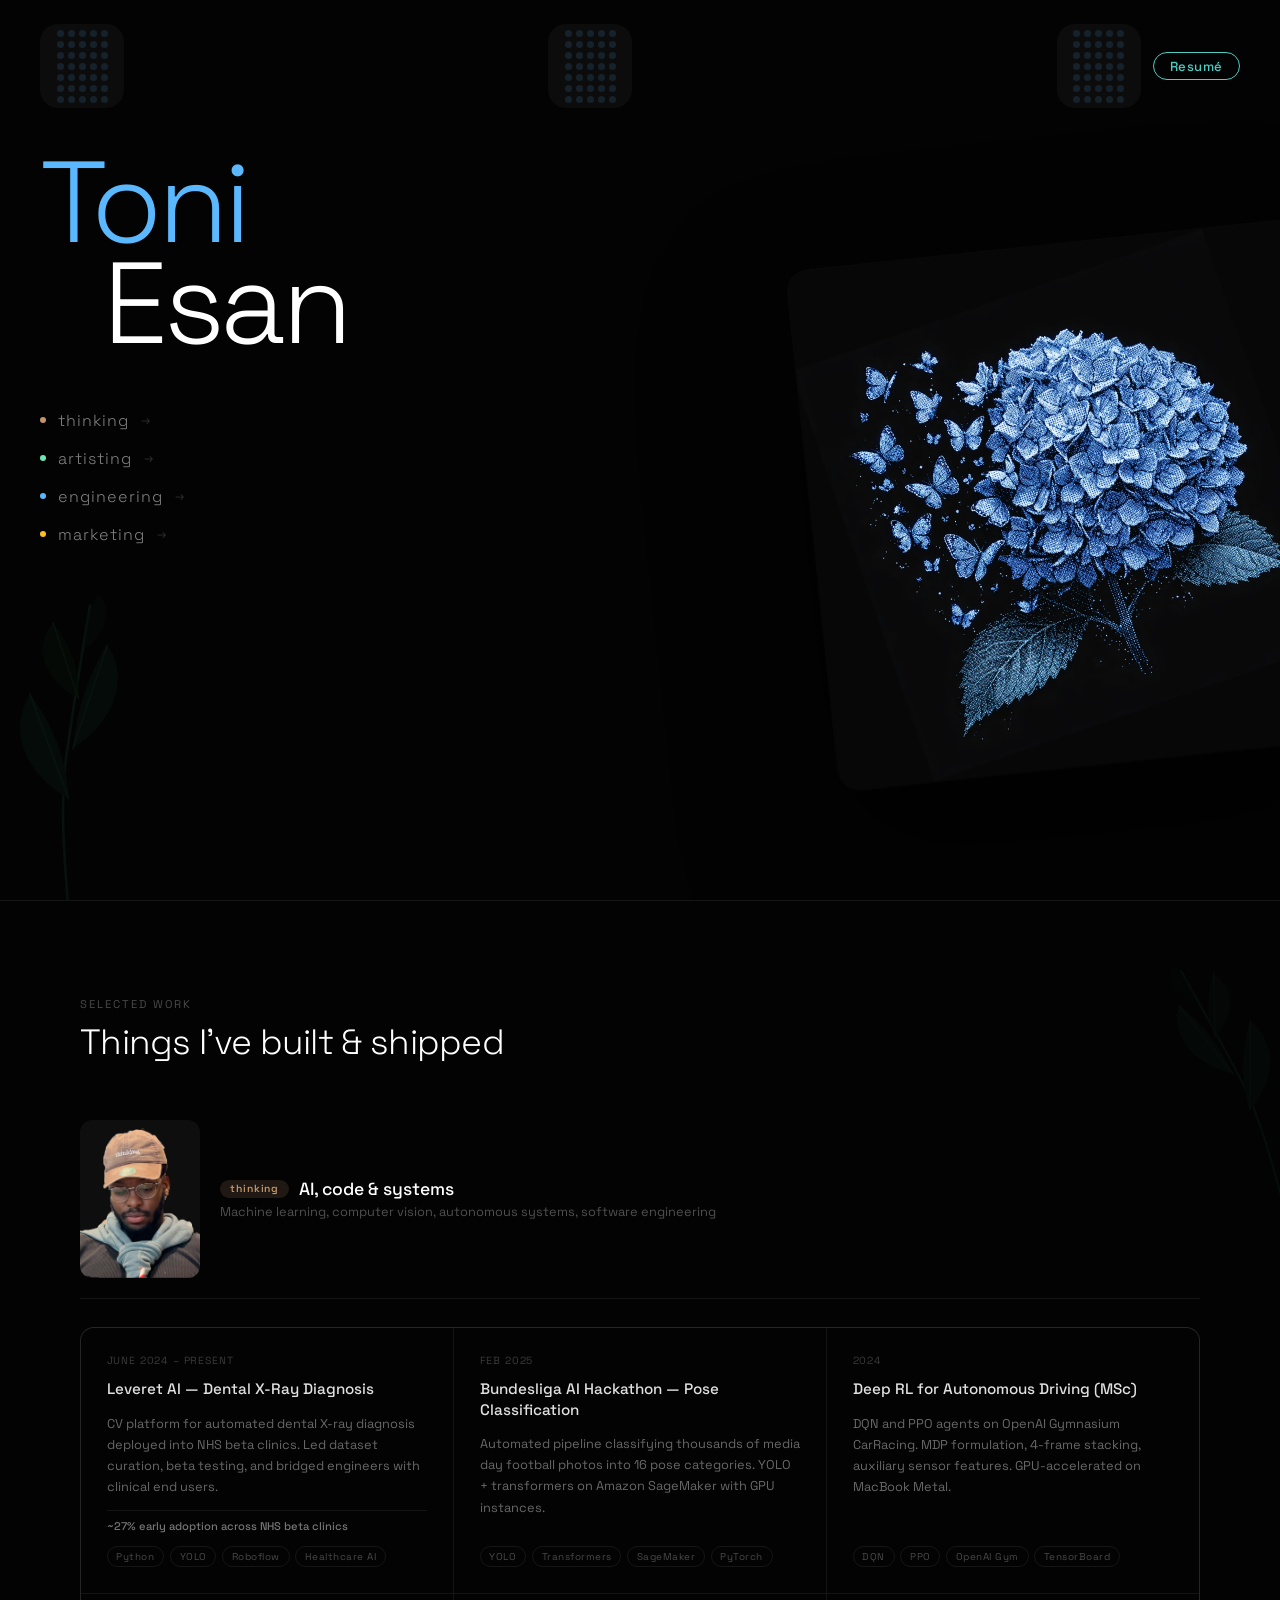
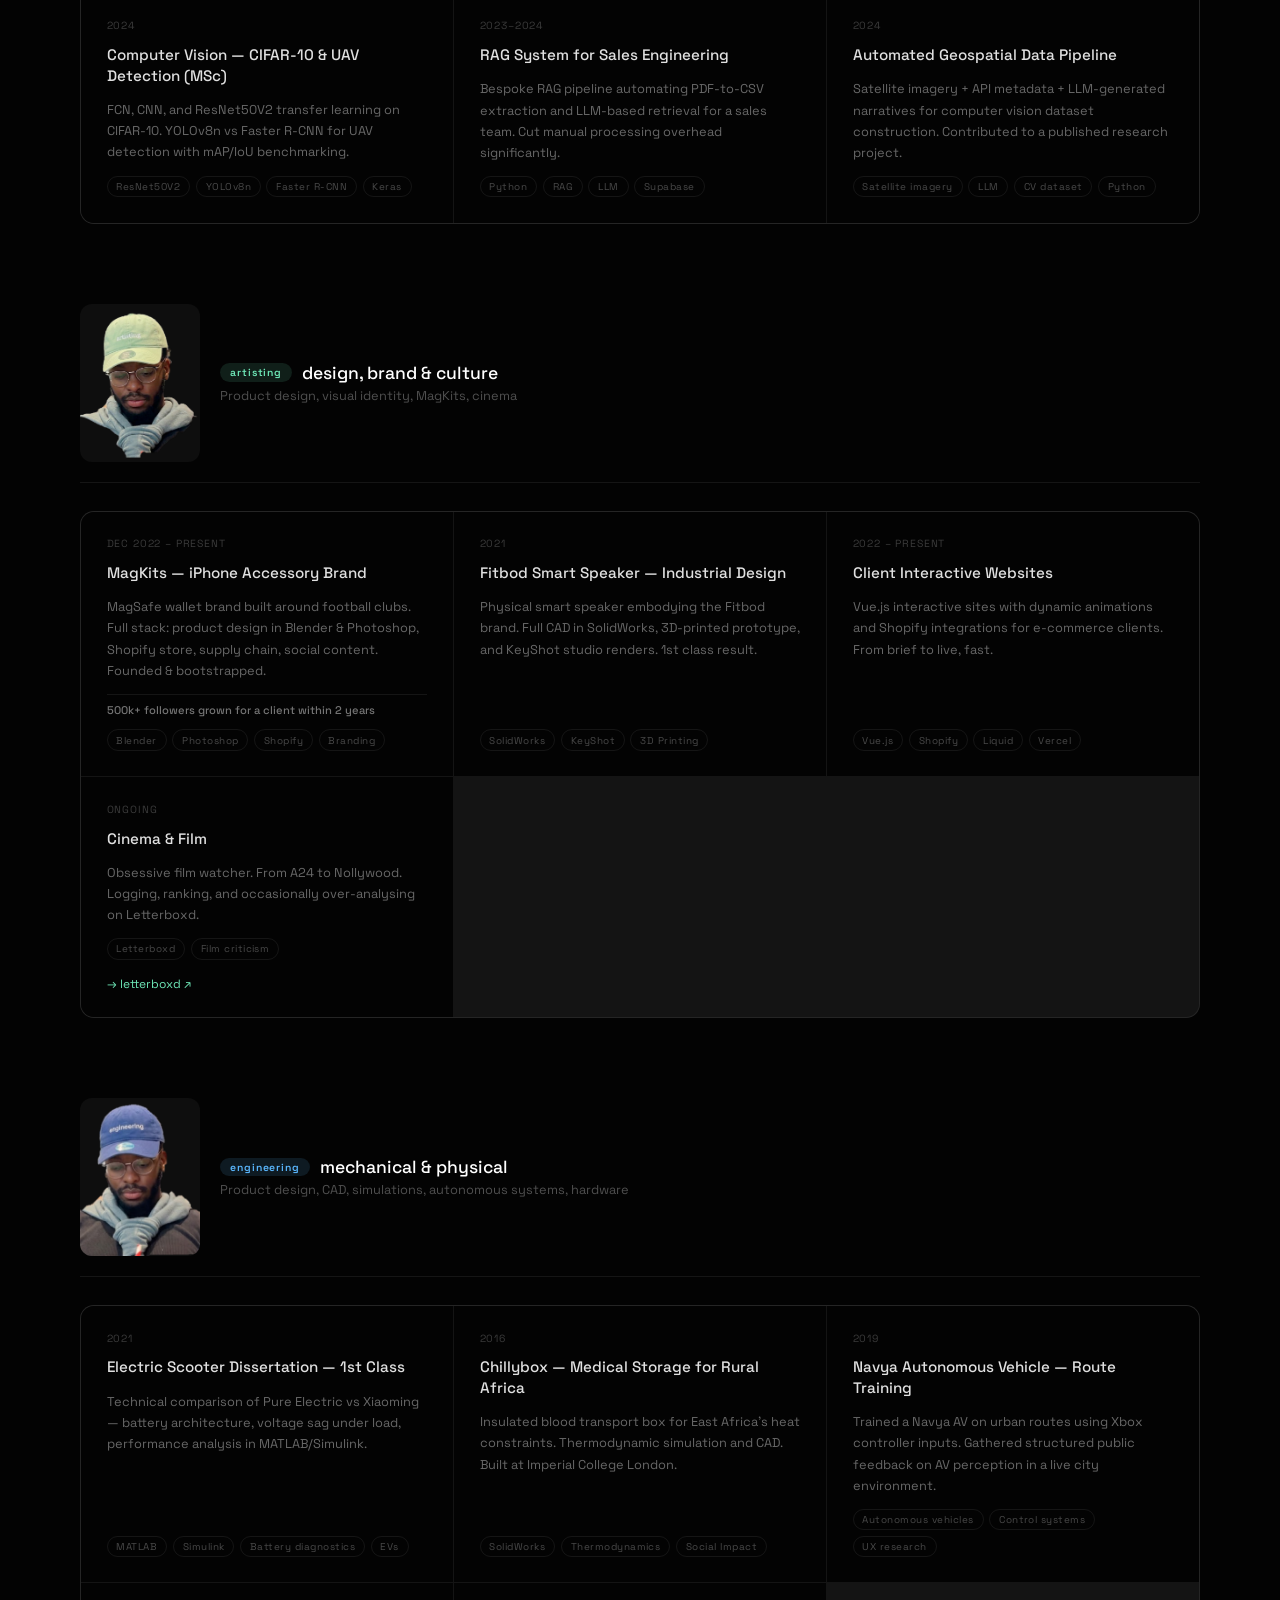
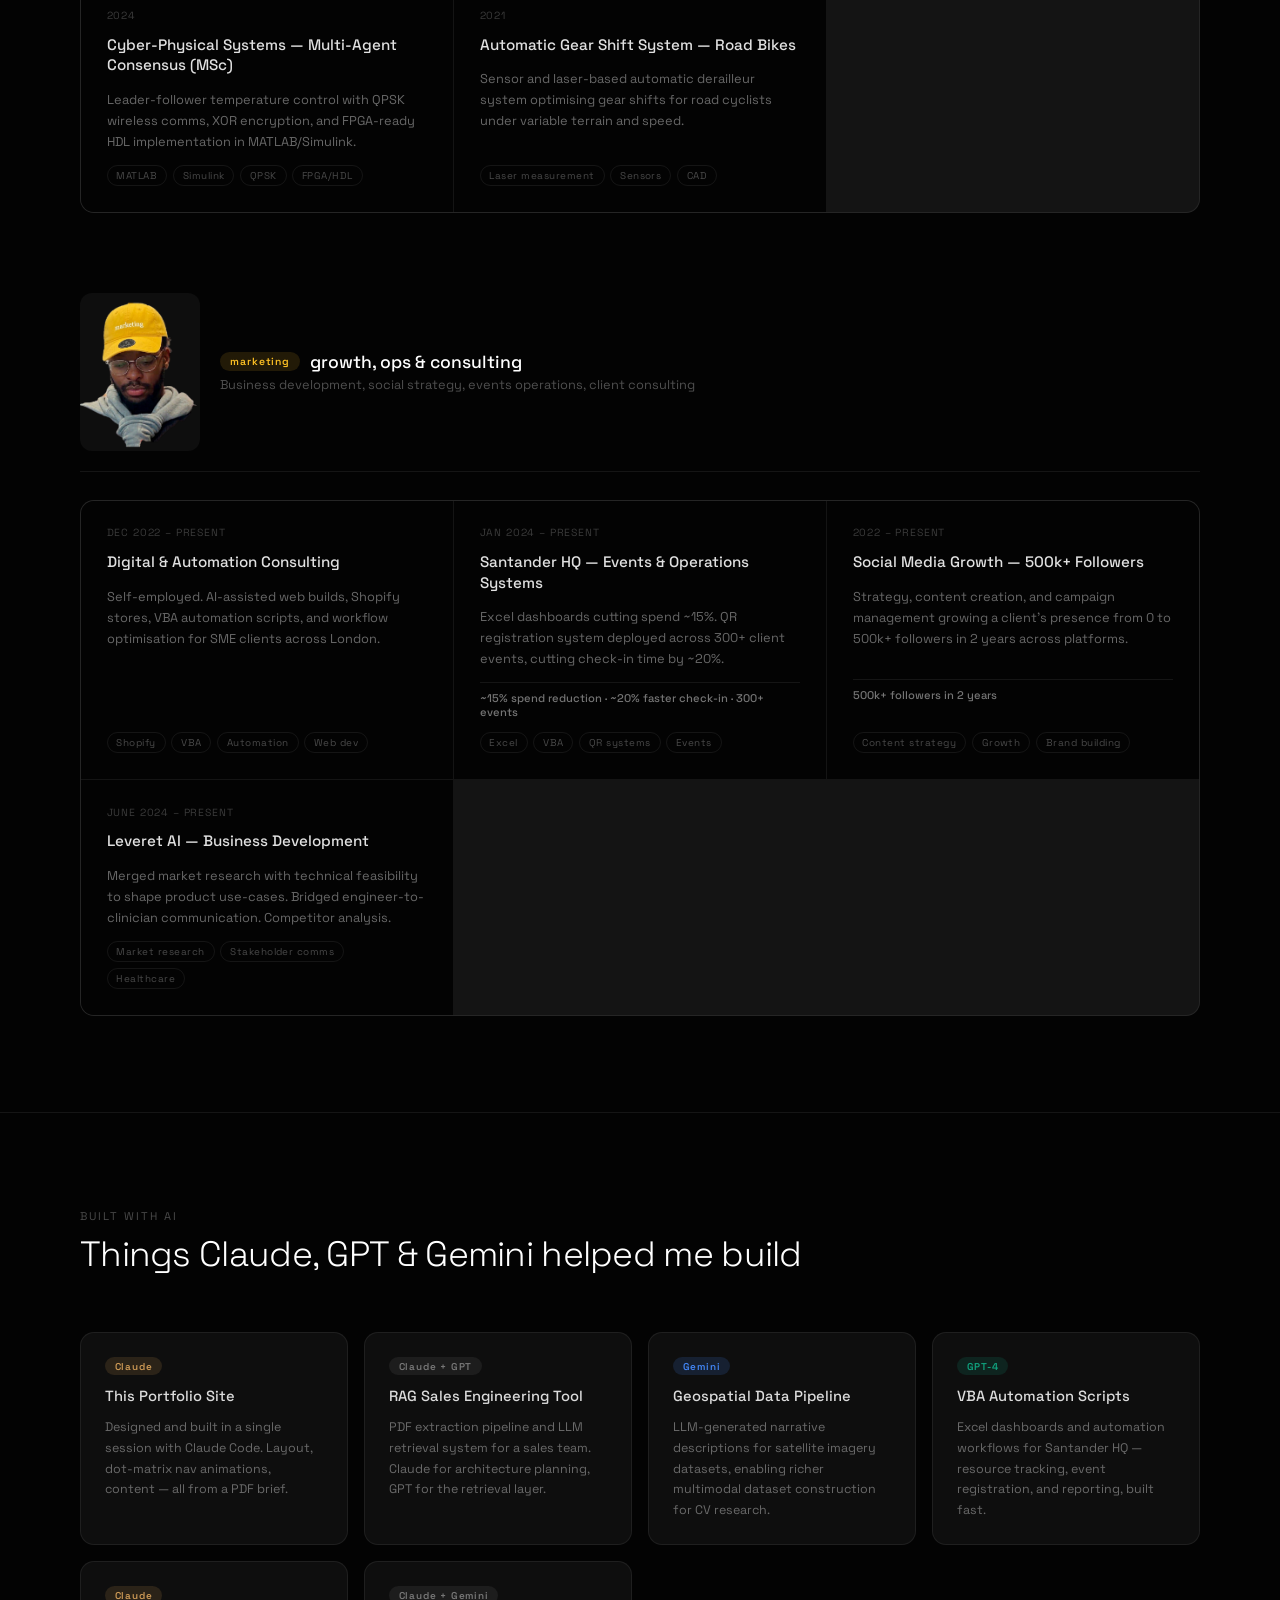
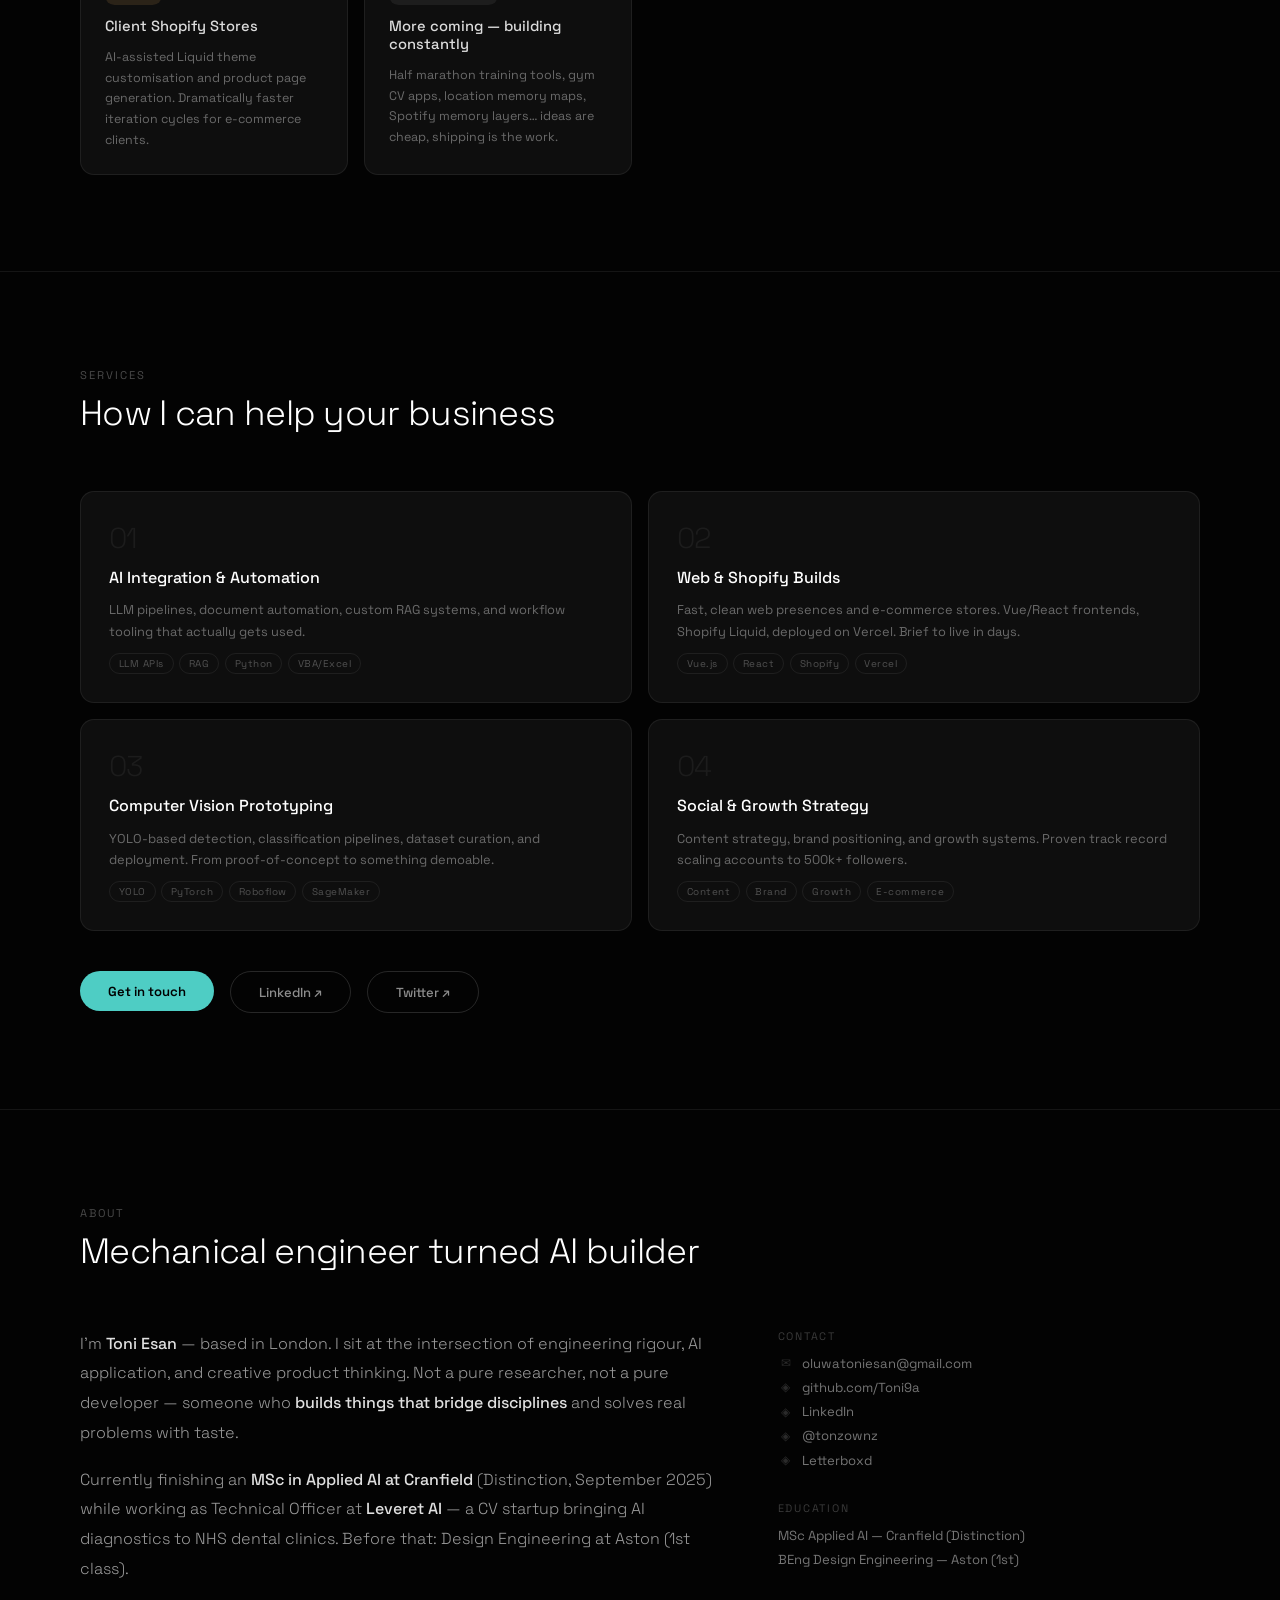
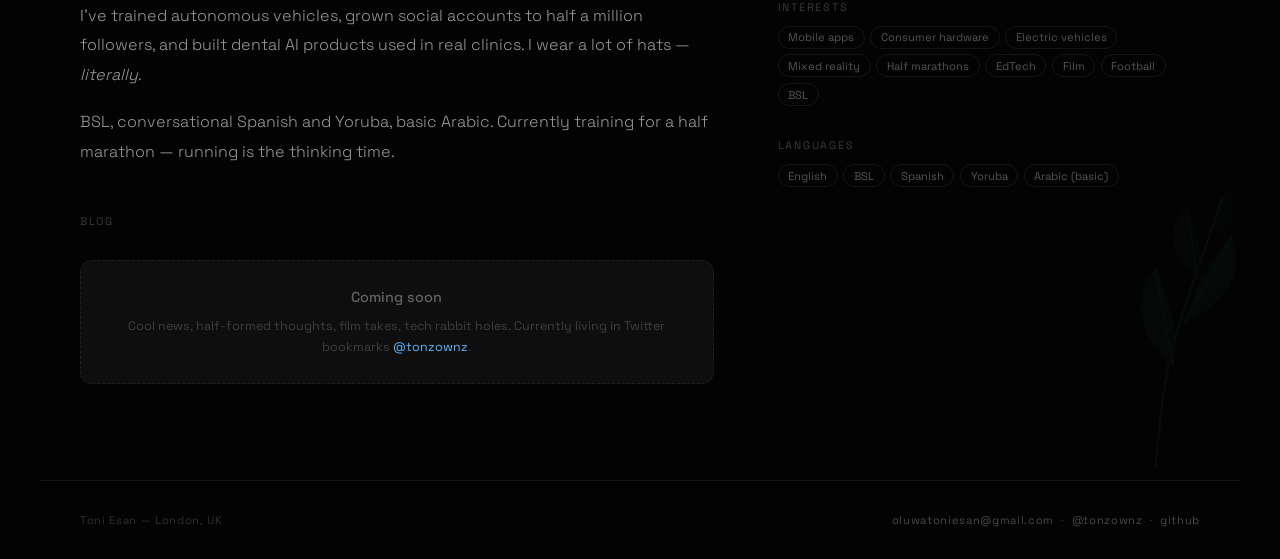
<file: index-new.html>
<!DOCTYPE html>
<html lang="en">
<head>
  <meta charset="UTF-8">
  <meta name="viewport" content="width=device-width, initial-scale=1.0">
  <title>Toni Esan</title>
  <link rel="preconnect" href="https://fonts.googleapis.com">
  <link rel="preconnect" href="https://fonts.gstatic.com" crossorigin>
  <link href="https://fonts.googleapis.com/css2?family=Space+Grotesk:wght@300;400;500;700&display=swap" rel="stylesheet">
  <style>
    *, *::before, *::after { box-sizing: border-box; margin: 0; padding: 0; }
    html { scroll-behavior: smooth; }
    body {
      background: #030303;
      color: #fff;
      font-family: 'Space Grotesk', sans-serif;
      overflow-x: hidden;
    }
    a { color: inherit; text-decoration: none; }

    :root {
      --cyan:        #5BB8FF;
      --purple:      #C084FC;
      --orange:      #FF6B2B;
      --amber:       #FBBF24;
      --hat-thinking:    #C4956A;
      --hat-artisting:   #6EE7B7;
      --hat-engineering: #5BB8FF;
      --hat-marketing:   #FBBF24;
      --dot:    #5BB8FF;
      --surf:   #0e0e0e;
      --border: rgba(255,255,255,0.07);
    }

    /* ══════════════════════════════════
       LEAF SVG DECORATIONS
    ══════════════════════════════════ */
    .leaf-deco {
      position: absolute;
      pointer-events: none;
      z-index: 0;
    }
    .leaf-hero-bl {
      bottom: -20px; left: -10px;
      width: 200px; opacity: 0.22;
    }
    .leaf-work-tr {
      top: 40px; right: -20px;
      width: 160px; opacity: 0.15;
      transform: scaleX(-1) rotate(20deg);
    }
    .leaf-about-br {
      bottom: 0; right: -10px;
      width: 180px; opacity: 0.15;
      transform: rotate(10deg);
    }

    /* ══════════════════════════════════
       NAV
    ══════════════════════════════════ */
    nav {
      position: fixed;
      top: 0; left: 0; right: 0;
      z-index: 200;
      padding: 1.5rem 2.5rem;
      display: flex;
      align-items: flex-start;
      justify-content: space-between;
    }
    .nav-group { display: flex; flex-direction: column; gap: 0.45rem; }
    .nav-group.row { flex-direction: row; align-items: center; gap: 0.75rem; }

    .nav-pill {
      display: inline-flex; align-items: center;
      height: 28px; padding: 0 1rem;
      border: 1.5px solid #4ECDC4; border-radius: 100px;
      font-family: 'Space Grotesk', sans-serif;
      font-size: 0.77rem; font-weight: 500; color: #4ECDC4;
      letter-spacing: 0.04em; cursor: pointer; background: transparent;
      transition: background 0.2s, color 0.2s;
    }
    .nav-pill:hover { background: rgba(78,205,196,0.12); }

    .dot-tile {
      width: 84px; height: 84px;
      background: #0c0c0c; border-radius: 18px;
      display: flex; align-items: center; justify-content: center;
      cursor: pointer; flex-shrink: 0; transition: background 0.2s;
    }
    .dot-tile:hover { background: #141414; }
    .dot-grid {
      display: grid;
      grid-template-columns: repeat(5, 7px);
      grid-template-rows: repeat(7, 7px);
      gap: 4px;
    }
    .dot {
      width: 7px; height: 7px; border-radius: 50%;
      background: var(--dot); opacity: 0.13;
      transition: opacity 0.18s ease;
    }
    .dot.lit { opacity: 0.92; }

    /* ══════════════════════════════════
       HERO
    ══════════════════════════════════ */
    #hero {
      min-height: 100vh;
      display: grid;
      grid-template-columns: 46% 54%;
      padding-top: 7.5rem;
      overflow: hidden;
      position: relative;
    }

    .hero-left {
      padding: 2rem 0 3rem 2.5rem;
      display: flex; flex-direction: column;
      position: relative; z-index: 1;
    }

    /* ── Name ── */
    .hero-name {
      display: flex;
      flex-direction: column;
      line-height: 0.88;
      letter-spacing: -0.04em;
      font-weight: 300;
      font-size: clamp(3.8rem, 9vw, 7.5rem);
      margin-bottom: 2.5rem;
      user-select: none;
    }
    .n-toni {
      color: var(--cyan);
      position: relative;
      display: inline-block;
    }
    .n-esan {
      color: #ffffff;
      padding-left: 0.55em;
    }
    /* sparkle accent near name */

    /* ── Hero Nav Links (replaces hat cards) ── */
    .hero-nav-links {
      display: flex;
      flex-direction: column;
      gap: 0.1rem;
      margin-top: 0.5rem;
    }
    .hero-nav-link {
      display: inline-flex; align-items: center; gap: 0.75rem;
      cursor: pointer; width: fit-content;
      padding: 0.45rem 0.6rem 0.45rem 0;
      transition: opacity 0.2s;
      border-bottom: 1px solid transparent;
    }
    .hero-nav-link:hover { opacity: 0.65; }
    .hnl-dot { width: 6px; height: 6px; border-radius: 50%; flex-shrink: 0; }
    .hnl-label { font-size: 1rem; font-weight: 300; letter-spacing: 0.06em; color: rgba(255,255,255,0.5); }
    .hnl-arrow { font-size: 0.72rem; color: rgba(255,255,255,0.18); transition: transform 0.2s; }
    .hero-nav-link:hover .hnl-arrow { transform: translateX(4px); }
    .hero-nav-link[data-hat="thinking"]    .hnl-dot { background: var(--hat-thinking); }
    .hero-nav-link[data-hat="artisting"]   .hnl-dot { background: var(--hat-artisting); }
    .hero-nav-link[data-hat="engineering"] .hnl-dot { background: var(--hat-engineering); }
    .hero-nav-link[data-hat="marketing"]   .hnl-dot { background: var(--hat-marketing); }

    /* ── Flower Card ── */
    .hero-right {
      display: flex; align-items: center;
      justify-content: flex-end; overflow: visible;
    }
    .flower-card {
      width: clamp(340px, 40vw, 520px);
      height: clamp(360px, 58vh, 575px);
      flex-shrink: 0; background: #070707;
      border-radius: 22px; overflow: hidden;
      transform: rotate(-6deg) translateX(44px);
      box-shadow: 0 60px 140px rgba(0,0,0,0.75), 0 0 0 1px rgba(255,255,255,0.03);
    }
    .flower-card img { width: 100%; height: 100%; object-fit: cover; display: block; }
    .flower-fallback {
      width: 100%; height: 100%; display: flex;
      align-items: center; justify-content: center;
      background: linear-gradient(155deg, #0b1220 0%, #04080f 100%);
      font-size: 0.72rem; color: rgba(255,255,255,0.08); letter-spacing: 0.14em;
    }

    /* ══════════════════════════════════
       SECTION COMMON
    ══════════════════════════════════ */
    .section {
      max-width: 1200px; margin: 0 auto;
      padding: 6rem 2.5rem;
      position: relative;
    }
    .section-label {
      font-size: 0.7rem; letter-spacing: 0.18em;
      text-transform: uppercase; color: rgba(255,255,255,0.28);
      margin-bottom: 0.5rem;
    }
    .section-title {
      font-size: clamp(1.5rem, 3.2vw, 2.2rem);
      font-weight: 300; letter-spacing: -0.02em;
      margin-bottom: 3.5rem;
    }

    /* ══════════════════════════════════
       WORK — subsections per hat
    ══════════════════════════════════ */
    #work { border-top: 1px solid var(--border); }

    .hat-section { margin-bottom: 5rem; }
    .hat-section:last-child { margin-bottom: 0; }

    .hat-section-header {
      display: flex; align-items: center; gap: 1.25rem;
      margin-bottom: 1.75rem;
      padding-bottom: 1.25rem;
      border-bottom: 1px solid var(--border);
    }
    .hat-thumb {
      width: 120px; height: 158px;
      border-radius: 12px; overflow: hidden;
      background: #0e0e0e; flex-shrink: 0;
    }
    .hat-thumb img { width: 100%; height: 100%; object-fit: cover; }
    .hat-thumb-ph { width: 100%; height: 100%; background: #111; }

    .hat-section-title {
      font-size: 1.1rem; font-weight: 500;
      display: flex; align-items: center; gap: 0.6rem;
    }
    .hat-pill {
      font-size: 0.65rem; font-weight: 600; letter-spacing: 0.08em;
      padding: 0.18rem 0.65rem; border-radius: 100px;
    }
    .hat-pill.thinking    { background: rgba(196,149,106,0.15); color: var(--hat-thinking); }
    .hat-pill.artisting   { background: rgba(110,231,183,0.12); color: var(--hat-artisting); }
    .hat-pill.engineering { background: rgba(91,184,255,0.12);  color: var(--hat-engineering); }
    .hat-pill.marketing   { background: rgba(251,191,36,0.12);  color: var(--hat-marketing); }

    .hat-section-desc {
      font-size: 0.8rem; color: rgba(255,255,255,0.3);
      margin-top: 0.2rem;
    }

    .projects-grid {
      display: grid;
      grid-template-columns: repeat(auto-fill, minmax(280px, 1fr));
      gap: 1px;
      background: var(--border);
      border: 1px solid var(--border);
      border-radius: 14px;
      overflow: hidden;
    }
    .project-card {
      background: #030303; padding: 1.6rem;
      display: flex; flex-direction: column; gap: 0.8rem;
      transition: background 0.2s;
    }
    .project-card:hover { background: #0a0a0a; }
    .card-period { font-size: 0.65rem; color: rgba(255,255,255,0.22); letter-spacing: 0.08em; text-transform: uppercase; }
    .card-title  { font-size: 0.95rem; font-weight: 500; line-height: 1.35; color: rgba(255,255,255,0.88); }
    .card-desc   { font-size: 0.8rem; color: rgba(255,255,255,0.4); line-height: 1.65; }
    .card-metric { font-size: 0.7rem; font-weight: 500; color: rgba(255,255,255,0.45); border-top: 1px solid var(--border); padding-top: 0.5rem; margin-top: auto; }
    .card-tags   { display: flex; flex-wrap: wrap; gap: 0.35rem; margin-top: auto; }
    .tag {
      font-size: 0.62rem; letter-spacing: 0.05em; padding: 0.2rem 0.55rem;
      border-radius: 100px; border: 1px solid rgba(255,255,255,0.07);
      color: rgba(255,255,255,0.28);
    }

    /* ══════════════════════════════════
       AI BUILT
    ══════════════════════════════════ */
    #ai-built { border-top: 1px solid var(--border); overflow: hidden; }
    .ai-grid {
      display: grid;
      grid-template-columns: repeat(auto-fill, minmax(260px, 1fr));
      gap: 1rem;
    }
    .ai-card {
      background: var(--surf); border: 1px solid var(--border);
      border-radius: 14px; padding: 1.5rem;
      display: flex; flex-direction: column; gap: 0.75rem;
    }
    .ai-card-header { display: flex; align-items: center; justify-content: space-between; }
    .ai-badge {
      font-size: 0.62rem; font-weight: 600; letter-spacing: 0.08em;
      padding: 0.18rem 0.6rem; border-radius: 100px;
    }
    .badge-claude  { background: rgba(204,153,85,0.15); color: #CC9955; }
    .badge-gpt    { background: rgba(16,163,127,0.15); color: #10A37F; }
    .badge-gemini { background: rgba(66,133,244,0.15); color: #4285F4; }
    .badge-multi  { background: rgba(200,200,200,0.08); color: rgba(255,255,255,0.4); }
    .ai-card-title { font-size: 0.92rem; font-weight: 500; color: rgba(255,255,255,0.85); }
    .ai-card-desc  { font-size: 0.78rem; color: rgba(255,255,255,0.38); line-height: 1.65; }

    /* ══════════════════════════════════
       CONSULTING
    ══════════════════════════════════ */
    #consulting { border-top: 1px solid var(--border); }
    .consulting-grid {
      display: grid; grid-template-columns: 1fr 1fr; gap: 1rem;
      margin-bottom: 2.5rem;
    }
    .consulting-card {
      background: var(--surf); border: 1px solid var(--border);
      border-radius: 14px; padding: 1.75rem;
      display: flex; flex-direction: column; gap: 0.7rem;
    }
    .consult-num   { font-size: 1.8rem; font-weight: 300; color: rgba(255,255,255,0.06); letter-spacing: -0.04em; }
    .consult-title { font-size: 1rem; font-weight: 500; }
    .consult-desc  { font-size: 0.8rem; color: rgba(255,255,255,0.38); line-height: 1.65; }
    .consult-tags  { display: flex; flex-wrap: wrap; gap: 0.35rem; }

    .cta-row { display: flex; gap: 1rem; flex-wrap: wrap; }
    .btn-primary {
      display: inline-flex; align-items: center;
      padding: 0.7rem 1.75rem; border-radius: 100px;
      background: #4ECDC4; color: #000;
      font-family: 'Space Grotesk', sans-serif;
      font-size: 0.82rem; font-weight: 600; cursor: pointer; border: none;
      transition: opacity 0.2s;
    }
    .btn-primary:hover { opacity: 0.85; }
    .btn-ghost {
      display: inline-flex; align-items: center;
      padding: 0.7rem 1.75rem; border-radius: 100px;
      border: 1px solid rgba(255,255,255,0.14); background: transparent;
      color: rgba(255,255,255,0.55);
      font-family: 'Space Grotesk', sans-serif; font-size: 0.82rem; font-weight: 500;
      cursor: pointer; transition: border-color 0.2s, color 0.2s;
    }
    .btn-ghost:hover { border-color: rgba(255,255,255,0.3); color: #fff; }

    /* ══════════════════════════════════
       ABOUT
    ══════════════════════════════════ */
    #about { border-top: 1px solid var(--border); overflow: hidden; }
    .about-grid {
      display: grid; grid-template-columns: 1.2fr 0.8fr; gap: 4rem;
    }
    .about-bio {
      font-size: 1rem; font-weight: 300; line-height: 1.85;
      color: rgba(255,255,255,0.6);
    }
    .about-bio strong { color: rgba(255,255,255,0.88); font-weight: 500; }
    .about-bio p + p { margin-top: 1.1rem; }

    .side-label {
      font-size: 0.68rem; letter-spacing: 0.16em; text-transform: uppercase;
      color: rgba(255,255,255,0.22); margin-bottom: 0.75rem;
    }
    .contact-links { display: flex; flex-direction: column; gap: 0.45rem; }
    .contact-link {
      font-size: 0.82rem; color: rgba(255,255,255,0.45);
      display: flex; align-items: center; gap: 0.55rem; transition: color 0.2s;
    }
    .contact-link:hover { color: var(--cyan); }
    .cl-icon { opacity: 0.35; font-size: 0.75rem; width: 16px; text-align: center; }

    .tags-list { display: flex; flex-wrap: wrap; gap: 0.35rem; }
    .interest-tag {
      font-size: 0.7rem; padding: 0.22rem 0.6rem;
      border-radius: 100px; border: 1px solid rgba(255,255,255,0.07);
      color: rgba(255,255,255,0.32);
    }
    .blog-ph {
      background: var(--surf); border: 1px dashed rgba(255,255,255,0.07);
      border-radius: 12px; padding: 1.5rem; text-align: center; margin-top: 2rem;
    }
    .blog-ph p { font-size: 0.78rem; color: rgba(255,255,255,0.2); line-height: 1.7; }

    /* ══════════════════════════════════
       FOOTER
    ══════════════════════════════════ */
    footer {
      border-top: 1px solid var(--border);
      padding: 2rem 2.5rem;
      max-width: 1200px; margin: 0 auto;
      display: flex; align-items: center; justify-content: space-between;
    }
    footer p { font-size: 0.7rem; color: rgba(255,255,255,0.18); letter-spacing: 0.06em; }
    footer a { color: rgba(255,255,255,0.28); transition: color 0.2s; }
    footer a:hover { color: var(--cyan); }

    /* about side spacing */
    .about-side { display: flex; flex-direction: column; gap: 2rem; }
  </style>
</head>
<body>

<!-- ══════ LEAF SVG DEFS (reusable) ══════ -->
<!-- bottom-left branch -->
<svg xmlns="http://www.w3.org/2000/svg" style="display:none">
  <symbol id="leaf-branch" viewBox="0 0 140 240">
    <g fill="none" stroke-linecap="round" stroke-linejoin="round">
      <!-- stem -->
      <path d="M55 235 C52 195 48 155 55 115 C60 80 65 50 70 20" stroke="#1a4a30" stroke-width="1.8"/>
      <!-- leaf L1 -->
      <path d="M55 155 C25 138 12 108 28 82 C48 108 55 138 55 155Z" fill="#0e2a1c"/>
      <path d="M55 155 L28 82" stroke="#1a4a30" stroke-width="1.2"/>
      <!-- leaf R1 -->
      <path d="M58 120 C88 100 98 70 82 48 C66 72 60 100 58 120Z" fill="#0e2a1c"/>
      <path d="M58 120 L82 48" stroke="#1a4a30" stroke-width="1.2"/>
      <!-- leaf L2 (upper) -->
      <path d="M62 85 C38 72 30 50 44 32 C60 52 63 72 62 85Z" fill="#0e2a1c" opacity="0.7"/>
      <path d="M62 85 L44 32" stroke="#1a4a30" stroke-width="1"/>
      <!-- tiny top leaf -->
      <path d="M67 50 C82 38 86 22 76 12 C66 26 65 40 67 50Z" fill="#0e2a1c" opacity="0.5"/>
    </g>
  </symbol>
</svg>

<!-- ══════ NAV ══════ -->
<nav>
  <div class="nav-group">
    <div class="dot-tile" data-pattern="E" onclick="navTo('work')"></div>
  </div>
  <div class="nav-group" style="align-items:center">
    <div class="dot-tile" data-pattern="i" onclick="navTo('about')"></div>
  </div>
  <div class="nav-group row">
    <div class="dot-tile" data-pattern="heart" onclick="window.location.href='blog.html'"></div>
    <a href="context/Toni Esan CV_MLx.pdf" target="_blank">
      <button class="nav-pill" style="font-size:0.82rem">Resumé</button>
    </a>
  </div>
</nav>

<!-- ══════ HERO ══════ -->
<section id="hero">
  <!-- bottom-left leaf -->
  <svg class="leaf-deco leaf-hero-bl" viewBox="0 0 140 240" xmlns="http://www.w3.org/2000/svg" aria-hidden="true">
    <use href="#leaf-branch"/>
  </svg>

  <div class="hero-left">
    <h1 class="hero-name">
      <span class="n-toni">Toni</span>
      <span class="n-esan">Esan</span>
    </h1>

    <div class="hero-nav-links">
      <div class="hero-nav-link" data-hat="thinking" onclick="navTo('thinking')">
        <span class="hnl-dot"></span>
        <span class="hnl-label">thinking</span>
        <span class="hnl-arrow">→</span>
      </div>
      <div class="hero-nav-link" data-hat="artisting" onclick="navTo('artisting')">
        <span class="hnl-dot"></span>
        <span class="hnl-label">artisting</span>
        <span class="hnl-arrow">→</span>
      </div>
      <div class="hero-nav-link" data-hat="engineering" onclick="navTo('engineering')">
        <span class="hnl-dot"></span>
        <span class="hnl-label">engineering</span>
        <span class="hnl-arrow">→</span>
      </div>
      <div class="hero-nav-link" data-hat="marketing" onclick="navTo('marketing')">
        <span class="hnl-dot"></span>
        <span class="hnl-label">marketing</span>
        <span class="hnl-arrow">→</span>
      </div>
    </div>
  </div>

  <div class="hero-right">
    <div class="flower-card">
      <img src="assetsforsite/hyrdangea.png" alt="Hydrangea"
        onerror="this.outerHTML='<div class=flower-fallback>hydrangea</div>'">
    </div>
  </div>
</section>

<!-- ══════ WORK ══════ -->
<div id="work" style="border-top:1px solid var(--border); position:relative; overflow:hidden;">
  <svg class="leaf-deco leaf-work-tr" viewBox="0 0 140 240" xmlns="http://www.w3.org/2000/svg" aria-hidden="true">
    <use href="#leaf-branch"/>
  </svg>
  <div class="section">
    <p class="section-label">Selected work</p>
    <h2 class="section-title">Things I've built &amp; shipped</h2>

    <!-- THINKING -->
    <div class="hat-section" id="thinking">
      <div class="hat-section-header">
        <div class="hat-thumb">
          <img src="assetsforsite/thinking_hat.png" alt=""
            onerror="this.outerHTML='<div class=hat-thumb-ph></div>'">
        </div>
        <div>
          <h3 class="hat-section-title">
            <span class="hat-pill thinking">thinking</span>
            AI, code &amp; systems
          </h3>
          <p class="hat-section-desc">Machine learning, computer vision, autonomous systems, software engineering</p>
        </div>
      </div>
      <div class="projects-grid">
        <div class="project-card">
          <p class="card-period">June 2024 – Present</p>
          <h3 class="card-title">Leveret AI — Dental X-Ray Diagnosis</h3>
          <p class="card-desc">CV platform for automated dental X-ray diagnosis deployed into NHS beta clinics. Led dataset curation, beta testing, and bridged engineers with clinical end users.</p>
          <p class="card-metric">~27% early adoption across NHS beta clinics</p>
          <div class="card-tags"><span class="tag">Python</span><span class="tag">YOLO</span><span class="tag">Roboflow</span><span class="tag">Healthcare AI</span></div>
        </div>
        <div class="project-card">
          <p class="card-period">Feb 2025</p>
          <h3 class="card-title">Bundesliga AI Hackathon — Pose Classification</h3>
          <p class="card-desc">Automated pipeline classifying thousands of media day football photos into 16 pose categories. YOLO + transformers on Amazon SageMaker with GPU instances.</p>
          <div class="card-tags"><span class="tag">YOLO</span><span class="tag">Transformers</span><span class="tag">SageMaker</span><span class="tag">PyTorch</span></div>
        </div>
        <div class="project-card">
          <p class="card-period">2024</p>
          <h3 class="card-title">Deep RL for Autonomous Driving (MSc)</h3>
          <p class="card-desc">DQN and PPO agents on OpenAI Gymnasium CarRacing. MDP formulation, 4-frame stacking, auxiliary sensor features. GPU-accelerated on MacBook Metal.</p>
          <div class="card-tags"><span class="tag">DQN</span><span class="tag">PPO</span><span class="tag">OpenAI Gym</span><span class="tag">TensorBoard</span></div>
        </div>
        <div class="project-card">
          <p class="card-period">2024</p>
          <h3 class="card-title">Computer Vision — CIFAR-10 &amp; UAV Detection (MSc)</h3>
          <p class="card-desc">FCN, CNN, and ResNet50V2 transfer learning on CIFAR-10. YOLOv8n vs Faster R-CNN for UAV detection with mAP/IoU benchmarking.</p>
          <div class="card-tags"><span class="tag">ResNet50V2</span><span class="tag">YOLOv8n</span><span class="tag">Faster R-CNN</span><span class="tag">Keras</span></div>
        </div>
        <div class="project-card">
          <p class="card-period">2023–2024</p>
          <h3 class="card-title">RAG System for Sales Engineering</h3>
          <p class="card-desc">Bespoke RAG pipeline automating PDF-to-CSV extraction and LLM-based retrieval for a sales team. Cut manual processing overhead significantly.</p>
          <div class="card-tags"><span class="tag">Python</span><span class="tag">RAG</span><span class="tag">LLM</span><span class="tag">Supabase</span></div>
        </div>
        <div class="project-card">
          <p class="card-period">2024</p>
          <h3 class="card-title">Automated Geospatial Data Pipeline</h3>
          <p class="card-desc">Satellite imagery + API metadata + LLM-generated narratives for computer vision dataset construction. Contributed to a published research project.</p>
          <div class="card-tags"><span class="tag">Satellite imagery</span><span class="tag">LLM</span><span class="tag">CV dataset</span><span class="tag">Python</span></div>
        </div>
      </div>
    </div>

    <!-- ARTISTING -->
    <div class="hat-section" id="artisting">
      <div class="hat-section-header">
        <div class="hat-thumb">
          <img src="assetsforsite/artisting_hat.png" alt=""
            onerror="this.outerHTML='<div class=hat-thumb-ph></div>'">
        </div>
        <div>
          <h3 class="hat-section-title">
            <span class="hat-pill artisting">artisting</span>
            design, brand &amp; culture
          </h3>
          <p class="hat-section-desc">Product design, visual identity, MagKits, cinema</p>
        </div>
      </div>
      <div class="projects-grid">
        <div class="project-card">
          <p class="card-period">Dec 2022 – Present</p>
          <h3 class="card-title">MagKits — iPhone Accessory Brand</h3>
          <p class="card-desc">MagSafe wallet brand built around football clubs. Full stack: product design in Blender &amp; Photoshop, Shopify store, supply chain, social content. Founded &amp; bootstrapped.</p>
          <p class="card-metric">500k+ followers grown for a client within 2 years</p>
          <div class="card-tags"><span class="tag">Blender</span><span class="tag">Photoshop</span><span class="tag">Shopify</span><span class="tag">Branding</span></div>
        </div>
        <div class="project-card">
          <p class="card-period">2021</p>
          <h3 class="card-title">Fitbod Smart Speaker — Industrial Design</h3>
          <p class="card-desc">Physical smart speaker embodying the Fitbod brand. Full CAD in SolidWorks, 3D-printed prototype, and KeyShot studio renders. 1st class result.</p>
          <div class="card-tags"><span class="tag">SolidWorks</span><span class="tag">KeyShot</span><span class="tag">3D Printing</span></div>
        </div>
        <div class="project-card">
          <p class="card-period">2022 – Present</p>
          <h3 class="card-title">Client Interactive Websites</h3>
          <p class="card-desc">Vue.js interactive sites with dynamic animations and Shopify integrations for e-commerce clients. From brief to live, fast.</p>
          <div class="card-tags"><span class="tag">Vue.js</span><span class="tag">Shopify</span><span class="tag">Liquid</span><span class="tag">Vercel</span></div>
        </div>
        <div class="project-card">
          <p class="card-period">Ongoing</p>
          <h3 class="card-title">Cinema &amp; Film</h3>
          <p class="card-desc">Obsessive film watcher. From A24 to Nollywood. Logging, ranking, and occasionally over-analysing on Letterboxd.</p>
          <div class="card-tags"><span class="tag">Letterboxd</span><span class="tag">Film criticism</span></div>
          <a href="https://boxd.it/5YsGb" target="_blank" style="font-size:0.75rem;color:var(--hat-artisting);margin-top:0.2rem;display:inline-block;">→ letterboxd ↗</a>
        </div>
      </div>
    </div>

    <!-- ENGINEERING -->
    <div class="hat-section" id="engineering">
      <div class="hat-section-header">
        <div class="hat-thumb">
          <img src="assetsforsite/engineering_hat.png" alt=""
            onerror="this.outerHTML='<div class=hat-thumb-ph></div>'">
        </div>
        <div>
          <h3 class="hat-section-title">
            <span class="hat-pill engineering">engineering</span>
            mechanical &amp; physical
          </h3>
          <p class="hat-section-desc">Product design, CAD, simulations, autonomous systems, hardware</p>
        </div>
      </div>
      <div class="projects-grid">
        <div class="project-card">
          <p class="card-period">2021</p>
          <h3 class="card-title">Electric Scooter Dissertation — 1st Class</h3>
          <p class="card-desc">Technical comparison of Pure Electric vs Xiaoming — battery architecture, voltage sag under load, performance analysis in MATLAB/Simulink.</p>
          <div class="card-tags"><span class="tag">MATLAB</span><span class="tag">Simulink</span><span class="tag">Battery diagnostics</span><span class="tag">EVs</span></div>
        </div>
        <div class="project-card">
          <p class="card-period">2016</p>
          <h3 class="card-title">Chillybox — Medical Storage for Rural Africa</h3>
          <p class="card-desc">Insulated blood transport box for East Africa's heat constraints. Thermodynamic simulation and CAD. Built at Imperial College London.</p>
          <div class="card-tags"><span class="tag">SolidWorks</span><span class="tag">Thermodynamics</span><span class="tag">Social Impact</span></div>
        </div>
        <div class="project-card">
          <p class="card-period">2019</p>
          <h3 class="card-title">Navya Autonomous Vehicle — Route Training</h3>
          <p class="card-desc">Trained a Navya AV on urban routes using Xbox controller inputs. Gathered structured public feedback on AV perception in a live city environment.</p>
          <div class="card-tags"><span class="tag">Autonomous vehicles</span><span class="tag">Control systems</span><span class="tag">UX research</span></div>
        </div>
        <div class="project-card">
          <p class="card-period">2024</p>
          <h3 class="card-title">Cyber-Physical Systems — Multi-Agent Consensus (MSc)</h3>
          <p class="card-desc">Leader-follower temperature control with QPSK wireless comms, XOR encryption, and FPGA-ready HDL implementation in MATLAB/Simulink.</p>
          <div class="card-tags"><span class="tag">MATLAB</span><span class="tag">Simulink</span><span class="tag">QPSK</span><span class="tag">FPGA/HDL</span></div>
        </div>
        <div class="project-card">
          <p class="card-period">2021</p>
          <h3 class="card-title">Automatic Gear Shift System — Road Bikes</h3>
          <p class="card-desc">Sensor and laser-based automatic derailleur system optimising gear shifts for road cyclists under variable terrain and speed.</p>
          <div class="card-tags"><span class="tag">Laser measurement</span><span class="tag">Sensors</span><span class="tag">CAD</span></div>
        </div>
      </div>
    </div>

    <!-- MARKETING -->
    <div class="hat-section" id="marketing">
      <div class="hat-section-header">
        <div class="hat-thumb">
          <img src="assetsforsite/marketing_hat.png" alt=""
            onerror="this.outerHTML='<div class=hat-thumb-ph></div>'">
        </div>
        <div>
          <h3 class="hat-section-title">
            <span class="hat-pill marketing">marketing</span>
            growth, ops &amp; consulting
          </h3>
          <p class="hat-section-desc">Business development, social strategy, events operations, client consulting</p>
        </div>
      </div>
      <div class="projects-grid">
        <div class="project-card">
          <p class="card-period">Dec 2022 – Present</p>
          <h3 class="card-title">Digital &amp; Automation Consulting</h3>
          <p class="card-desc">Self-employed. AI-assisted web builds, Shopify stores, VBA automation scripts, and workflow optimisation for SME clients across London.</p>
          <div class="card-tags"><span class="tag">Shopify</span><span class="tag">VBA</span><span class="tag">Automation</span><span class="tag">Web dev</span></div>
        </div>
        <div class="project-card">
          <p class="card-period">Jan 2024 – Present</p>
          <h3 class="card-title">Santander HQ — Events &amp; Operations Systems</h3>
          <p class="card-desc">Excel dashboards cutting spend ~15%. QR registration system deployed across 300+ client events, cutting check-in time by ~20%.</p>
          <p class="card-metric">~15% spend reduction · ~20% faster check-in · 300+ events</p>
          <div class="card-tags"><span class="tag">Excel</span><span class="tag">VBA</span><span class="tag">QR systems</span><span class="tag">Events</span></div>
        </div>
        <div class="project-card">
          <p class="card-period">2022 – Present</p>
          <h3 class="card-title">Social Media Growth — 500k+ Followers</h3>
          <p class="card-desc">Strategy, content creation, and campaign management growing a client's presence from 0 to 500k+ followers in 2 years across platforms.</p>
          <p class="card-metric">500k+ followers in 2 years</p>
          <div class="card-tags"><span class="tag">Content strategy</span><span class="tag">Growth</span><span class="tag">Brand building</span></div>
        </div>
        <div class="project-card">
          <p class="card-period">June 2024 – Present</p>
          <h3 class="card-title">Leveret AI — Business Development</h3>
          <p class="card-desc">Merged market research with technical feasibility to shape product use-cases. Bridged engineer-to-clinician communication. Competitor analysis.</p>
          <div class="card-tags"><span class="tag">Market research</span><span class="tag">Stakeholder comms</span><span class="tag">Healthcare</span></div>
        </div>
      </div>
    </div>

  </div><!-- /section -->
</div>

<!-- ══════ AI BUILT ══════ -->
<section id="ai-built" style="border-top:1px solid var(--border)">
  <div class="section">
    <p class="section-label">Built with AI</p>
    <h2 class="section-title">Things Claude, GPT &amp; Gemini helped me build</h2>
    <div class="ai-grid">
      <div class="ai-card">
        <div class="ai-card-header"><span class="ai-badge badge-claude">Claude</span></div>
        <h3 class="ai-card-title">This Portfolio Site</h3>
        <p class="ai-card-desc">Designed and built in a single session with Claude Code. Layout, dot-matrix nav animations, content — all from a PDF brief.</p>
      </div>
      <div class="ai-card">
        <div class="ai-card-header"><span class="ai-badge badge-multi">Claude + GPT</span></div>
        <h3 class="ai-card-title">RAG Sales Engineering Tool</h3>
        <p class="ai-card-desc">PDF extraction pipeline and LLM retrieval system for a sales team. Claude for architecture planning, GPT for the retrieval layer.</p>
      </div>
      <div class="ai-card">
        <div class="ai-card-header"><span class="ai-badge badge-gemini">Gemini</span></div>
        <h3 class="ai-card-title">Geospatial Data Pipeline</h3>
        <p class="ai-card-desc">LLM-generated narrative descriptions for satellite imagery datasets, enabling richer multimodal dataset construction for CV research.</p>
      </div>
      <div class="ai-card">
        <div class="ai-card-header"><span class="ai-badge badge-gpt">GPT-4</span></div>
        <h3 class="ai-card-title">VBA Automation Scripts</h3>
        <p class="ai-card-desc">Excel dashboards and automation workflows for Santander HQ — resource tracking, event registration, and reporting, built fast.</p>
      </div>
      <div class="ai-card">
        <div class="ai-card-header"><span class="ai-badge badge-claude">Claude</span></div>
        <h3 class="ai-card-title">Client Shopify Stores</h3>
        <p class="ai-card-desc">AI-assisted Liquid theme customisation and product page generation. Dramatically faster iteration cycles for e-commerce clients.</p>
      </div>
      <div class="ai-card">
        <div class="ai-card-header"><span class="ai-badge badge-multi">Claude + Gemini</span></div>
        <h3 class="ai-card-title">More coming — building constantly</h3>
        <p class="ai-card-desc">Half marathon training tools, gym CV apps, location memory maps, Spotify memory layers… ideas are cheap, shipping is the work.</p>
      </div>
    </div>
  </div>
</section>

<!-- ══════ CONSULTING ══════ -->
<section id="consulting" style="border-top:1px solid var(--border)">
  <div class="section">
    <p class="section-label">Services</p>
    <h2 class="section-title">How I can help your business</h2>
    <div class="consulting-grid">
      <div class="consulting-card">
        <p class="consult-num">01</p>
        <h3 class="consult-title">AI Integration &amp; Automation</h3>
        <p class="consult-desc">LLM pipelines, document automation, custom RAG systems, and workflow tooling that actually gets used.</p>
        <div class="consult-tags"><span class="tag">LLM APIs</span><span class="tag">RAG</span><span class="tag">Python</span><span class="tag">VBA/Excel</span></div>
      </div>
      <div class="consulting-card">
        <p class="consult-num">02</p>
        <h3 class="consult-title">Web &amp; Shopify Builds</h3>
        <p class="consult-desc">Fast, clean web presences and e-commerce stores. Vue/React frontends, Shopify Liquid, deployed on Vercel. Brief to live in days.</p>
        <div class="consult-tags"><span class="tag">Vue.js</span><span class="tag">React</span><span class="tag">Shopify</span><span class="tag">Vercel</span></div>
      </div>
      <div class="consulting-card">
        <p class="consult-num">03</p>
        <h3 class="consult-title">Computer Vision Prototyping</h3>
        <p class="consult-desc">YOLO-based detection, classification pipelines, dataset curation, and deployment. From proof-of-concept to something demoable.</p>
        <div class="consult-tags"><span class="tag">YOLO</span><span class="tag">PyTorch</span><span class="tag">Roboflow</span><span class="tag">SageMaker</span></div>
      </div>
      <div class="consulting-card">
        <p class="consult-num">04</p>
        <h3 class="consult-title">Social &amp; Growth Strategy</h3>
        <p class="consult-desc">Content strategy, brand positioning, and growth systems. Proven track record scaling accounts to 500k+ followers.</p>
        <div class="consult-tags"><span class="tag">Content</span><span class="tag">Brand</span><span class="tag">Growth</span><span class="tag">E-commerce</span></div>
      </div>
    </div>
    <div class="cta-row">
      <a href="mailto:oluwatoniesan@gmail.com"><button class="btn-primary">Get in touch</button></a>
      <a href="https://www.linkedin.com/in/toni-esan" target="_blank"><button class="btn-ghost">LinkedIn ↗</button></a>
      <a href="https://x.com/tonzownz" target="_blank"><button class="btn-ghost">Twitter ↗</button></a>
    </div>
  </div>
</section>

<!-- ══════ ABOUT ══════ -->
<section id="about" style="border-top:1px solid var(--border); position:relative; overflow:hidden">
  <svg class="leaf-deco leaf-about-br" viewBox="0 0 140 240" xmlns="http://www.w3.org/2000/svg" aria-hidden="true">
    <use href="#leaf-branch"/>
  </svg>
  <div class="section">
    <p class="section-label">About</p>
    <h2 class="section-title">Mechanical engineer turned AI builder</h2>
    <div class="about-grid">
      <div>
        <div class="about-bio">
          <p>I'm <strong>Toni Esan</strong> — based in London. I sit at the intersection of engineering rigour, AI application, and creative product thinking. Not a pure researcher, not a pure developer — someone who <strong>builds things that bridge disciplines</strong> and solves real problems with taste.</p>
          <p>Currently finishing an <strong>MSc in Applied AI at Cranfield</strong> (Distinction, September 2025) while working as Technical Officer at <strong>Leveret AI</strong> — a CV startup bringing AI diagnostics to NHS dental clinics. Before that: Design Engineering at Aston (1st class).</p>
          <p>I've trained autonomous vehicles, grown social accounts to half a million followers, and built dental AI products used in real clinics. I wear a lot of hats — <em>literally</em>.</p>
          <p>BSL, conversational Spanish and Yoruba, basic Arabic. Currently training for a half marathon — running is the thinking time.</p>
        </div>
        <div style="margin-top:3rem;">
          <p class="side-label" style="margin-bottom:0.75rem">Blog</p>
          <div class="blog-ph">
          <p style="font-size:0.9rem;color:rgba(255,255,255,0.35);font-weight:500;margin-bottom:0.4rem">Coming soon</p>
          <p>Cool news, half-formed thoughts, film takes, tech rabbit holes. Currently living in Twitter bookmarks <a href="https://x.com/tonzownz" style="color:var(--cyan)">@tonzownz</a>.</p>
        </div>
        </div>
      </div>
      <div class="about-side">
        <div>
          <p class="side-label">Contact</p>
          <div class="contact-links">
            <a class="contact-link" href="mailto:oluwatoniesan@gmail.com"><span class="cl-icon">✉</span>oluwatoniesan@gmail.com</a>
            <a class="contact-link" href="https://github.com/Toni9a" target="_blank"><span class="cl-icon">◈</span>github.com/Toni9a</a>
            <a class="contact-link" href="https://www.linkedin.com/in/toni-esan" target="_blank"><span class="cl-icon">◈</span>LinkedIn</a>
            <a class="contact-link" href="https://x.com/tonzownz" target="_blank"><span class="cl-icon">◈</span>@tonzownz</a>
            <a class="contact-link" href="https://boxd.it/5YsGb" target="_blank"><span class="cl-icon">◈</span>Letterboxd</a>
          </div>
        </div>
        <div>
          <p class="side-label">Education</p>
          <div class="contact-links">
            <span class="contact-link" style="cursor:default">MSc Applied AI — Cranfield (Distinction)</span>
            <span class="contact-link" style="cursor:default">BEng Design Engineering — Aston (1st)</span>
          </div>
        </div>
        <div>
          <p class="side-label">Interests</p>
          <div class="tags-list">
            <span class="interest-tag">Mobile apps</span><span class="interest-tag">Consumer hardware</span>
            <span class="interest-tag">Electric vehicles</span><span class="interest-tag">Mixed reality</span>
            <span class="interest-tag">Half marathons</span><span class="interest-tag">EdTech</span>
            <span class="interest-tag">Film</span><span class="interest-tag">Football</span><span class="interest-tag">BSL</span>
          </div>
        </div>
        <div>
          <p class="side-label">Languages</p>
          <div class="tags-list">
            <span class="interest-tag">English</span><span class="interest-tag">BSL</span>
            <span class="interest-tag">Spanish</span><span class="interest-tag">Yoruba</span><span class="interest-tag">Arabic (basic)</span>
          </div>
        </div>
      </div>
    </div>
  </div>
</section>

<!-- ══════ FOOTER ══════ -->
<footer>
  <p>Toni Esan — London, UK</p>
  <p>
    <a href="mailto:oluwatoniesan@gmail.com">oluwatoniesan@gmail.com</a>
    &nbsp;·&nbsp;
    <a href="https://x.com/tonzownz" target="_blank">@tonzownz</a>
    &nbsp;·&nbsp;
    <a href="https://github.com/Toni9a" target="_blank">github</a>
  </p>
</footer>

<script>
  // ── Nav scroll (renamed to avoid conflict with window.scrollTo) ─────
  function navTo(id) {
    const el = document.getElementById(id);
    if (el) el.scrollIntoView({ behavior: 'smooth', block: 'start' });
  }

  // ── DOT MATRIX ────────────────────────────────────────────────────
  const PATTERNS = {
    E:     [1,1,1,1,1, 1,0,0,0,0, 1,0,0,0,0, 1,1,1,1,0, 1,0,0,0,0, 1,0,0,0,0, 1,1,1,1,1],
    i:     [0,0,1,0,0, 0,0,0,0,0, 0,0,1,0,0, 0,0,1,0,0, 0,0,1,0,0, 0,0,1,0,0, 0,1,1,1,0],
    heart: [0,1,0,1,0, 1,1,1,1,1, 1,1,1,1,1, 0,1,1,1,0, 0,0,1,0,0, 0,0,0,0,0, 0,0,0,0,0],
  };

  document.querySelectorAll('.dot-tile').forEach(tile => {
    const pattern = PATTERNS[tile.dataset.pattern];
    if (!pattern) return;
    const grid = document.createElement('div');
    grid.className = 'dot-grid';
    pattern.forEach(active => {
      const d = document.createElement('span');
      d.className = 'dot'; d.dataset.active = active;
      grid.appendChild(d);
    });
    tile.appendChild(grid);

    tile.addEventListener('mouseenter', () => {
      [...grid.querySelectorAll('.dot')]
        .filter(d => d.dataset.active === '1')
        .forEach((d, i) => setTimeout(() => d.classList.add('lit'), i * 16));
    });
    tile.addEventListener('mouseleave', () => {
      [...grid.querySelectorAll('.dot')]
        .filter(d => d.dataset.active === '1')
        .forEach((d, i) => setTimeout(() => d.classList.remove('lit'), i * 10));
    });
  });
</script>
</body>
</html>
</file>
